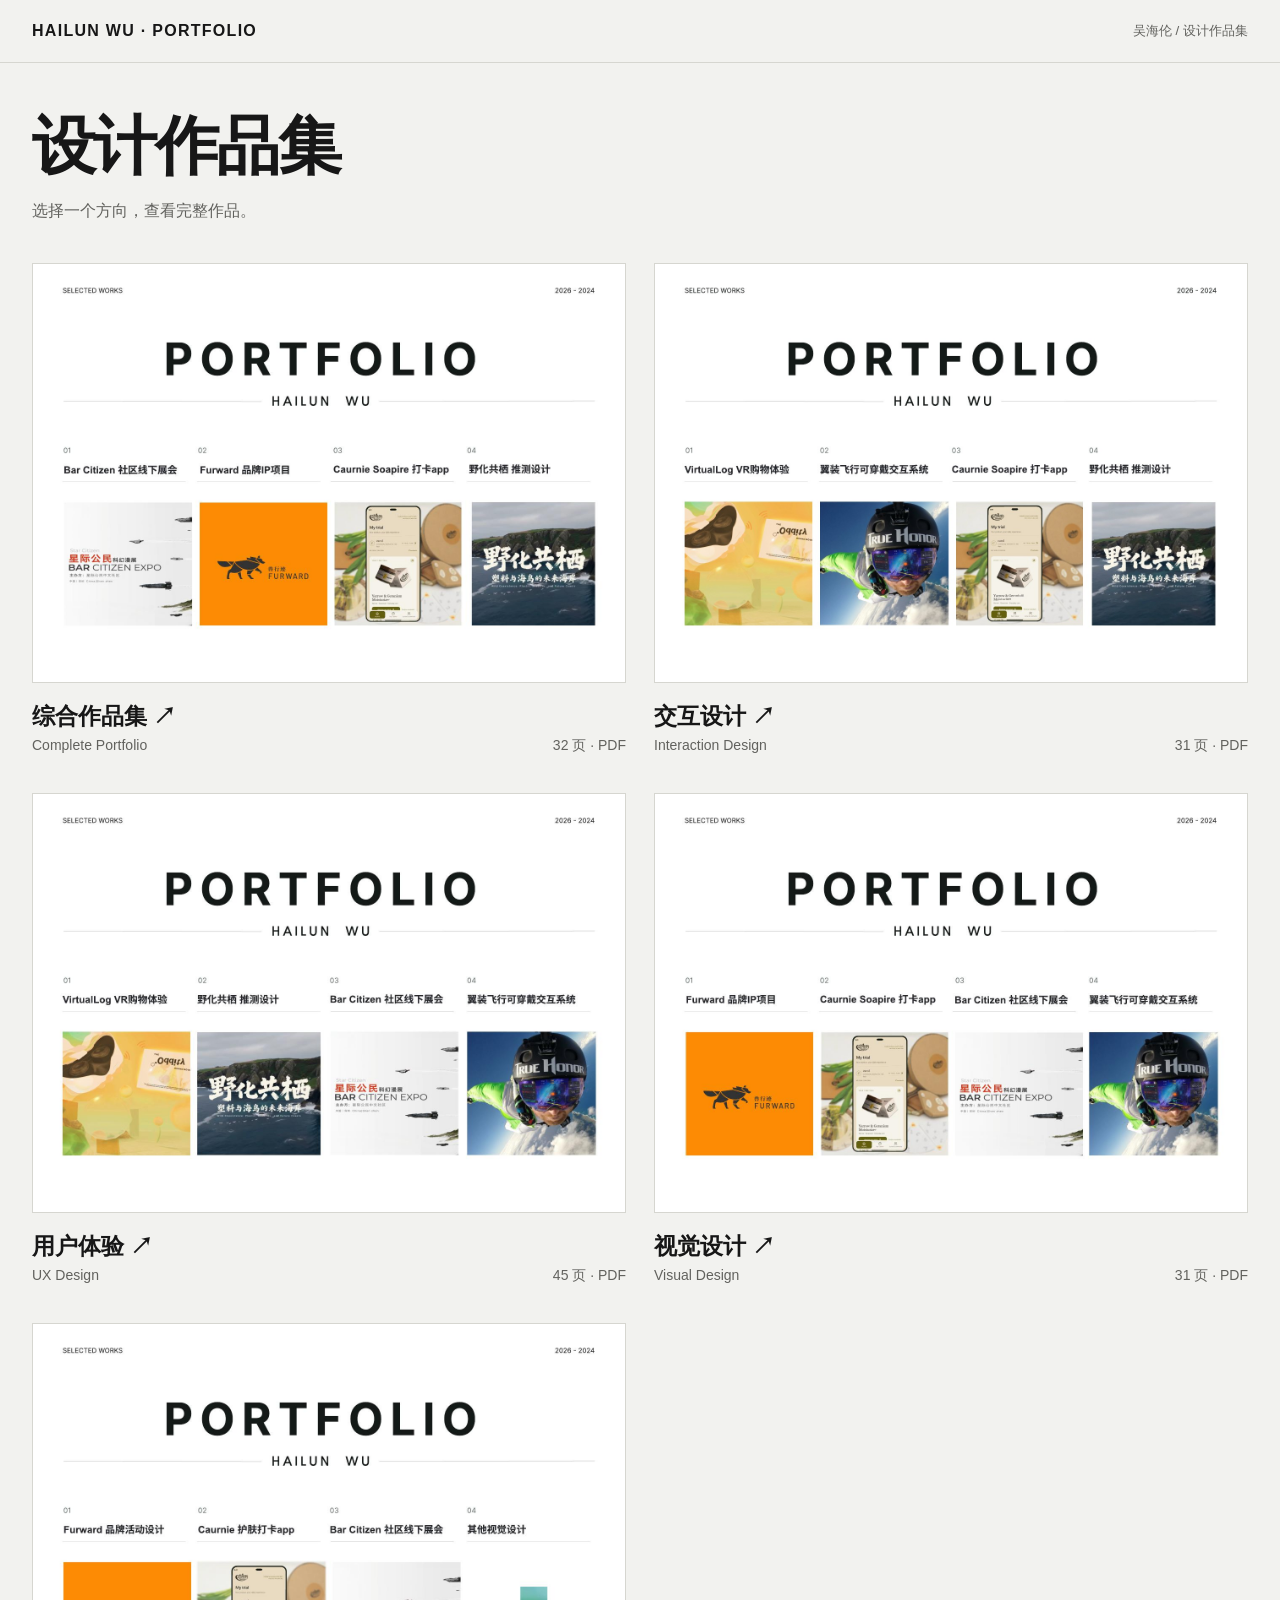
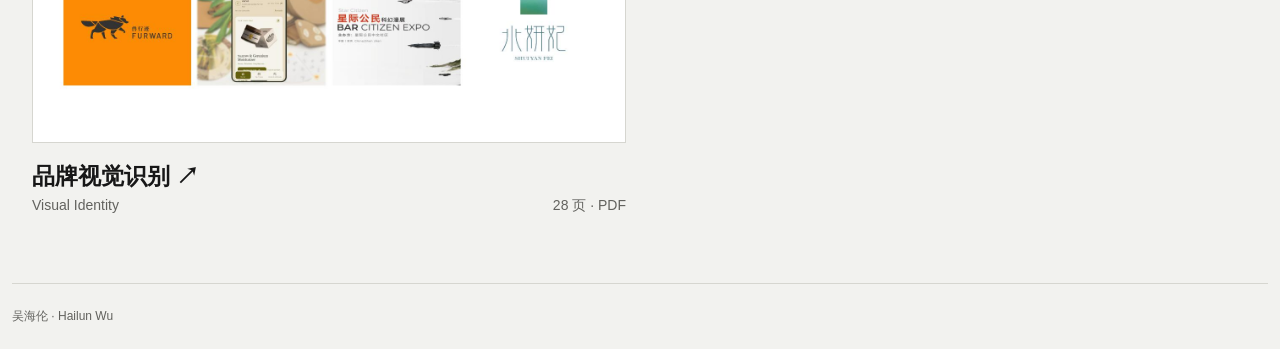
<file: index.html>
<!doctype html><html lang="zh-CN"><head><meta charset="utf-8"><meta name="viewport" content="width=device-width,initial-scale=1"><meta name="description" content="吴海伦设计作品集：交互设计、用户体验、视觉设计与品牌视觉识别"><title>吴海伦｜设计作品集</title><link rel="stylesheet" href="style.css"></head><body><header><a class="brand" href="./">HAILUN WU · PORTFOLIO</a><small>吴海伦 / 设计作品集</small></header><main><h1>设计作品集</h1><p>选择一个方向，查看完整作品。</p><div class="grid"><a class="entry" href="complete/"><img src="complete/cover.jpg" alt="综合作品集封面" width="1400" height="800"><h2>综合作品集 <span aria-hidden="true">↗</span></h2><div class="meta"><span>Complete Portfolio</span><span>32 页 · PDF</span></div></a><a class="entry" href="interaction/"><img src="interaction/cover.jpg" alt="交互设计作品集封面" width="1400" height="800"><h2>交互设计 <span aria-hidden="true">↗</span></h2><div class="meta"><span>Interaction Design</span><span>31 页 · PDF</span></div></a><a class="entry" href="ux/"><img src="ux/cover.jpg?v=1a70a6e3da2b" alt="用户体验作品集封面" width="1400" height="800"><h2>用户体验 <span aria-hidden="true">↗</span></h2><div class="meta"><span>UX Design</span><span>45 页 · PDF</span></div></a><a class="entry" href="visual/"><img src="visual/cover.jpg?v=52ca0510884b" alt="视觉设计作品集封面" width="1400" height="800" loading="lazy"><h2>视觉设计 <span aria-hidden="true">↗</span></h2><div class="meta"><span>Visual Design</span><span>31 页 · PDF</span></div></a><a class="entry" href="vi/"><img src="vi/cover.jpg?v=5e182eeac234" alt="品牌视觉识别作品集封面" width="1400" height="800" loading="lazy"><h2>品牌视觉识别 <span aria-hidden="true">↗</span></h2><div class="meta"><span>Visual Identity</span><span>28 页 · PDF</span></div></a></div></main><footer>吴海伦 · Hailun Wu</footer></body></html>
</file>
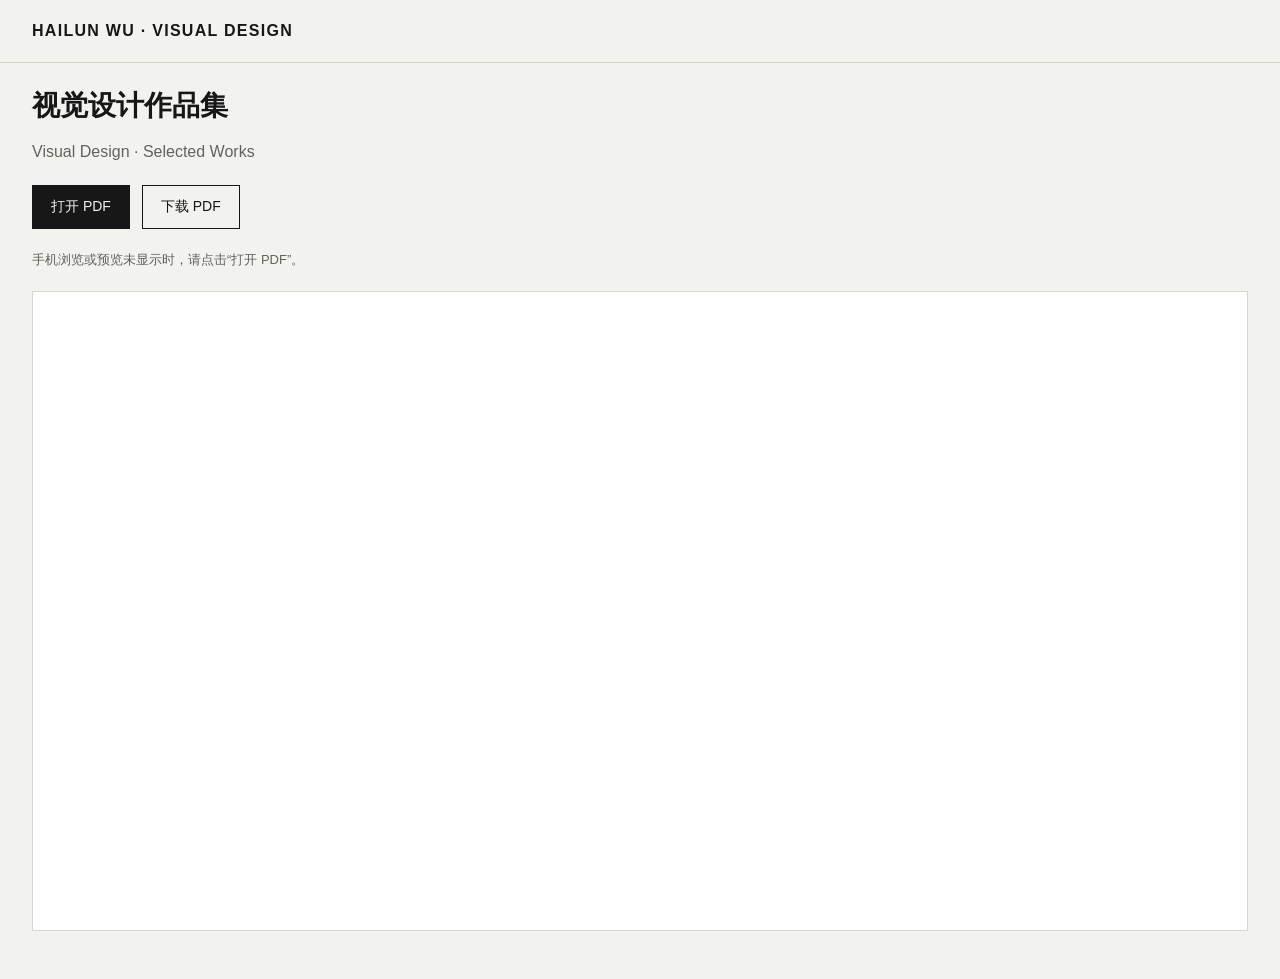
<file: aigc-2/index.html>
<!doctype html><html lang="zh-CN"><head><meta charset="utf-8"><meta http-equiv="refresh" content="0;url=../visual-design/"><link rel="canonical" href="https://3hl001.github.io/hailun-wu-portfolio/visual-design/"><title>视觉设计作品集</title></head><body><a href="../visual-design/">打开视觉设计作品集</a><script>location.replace("../visual-design/"+location.search+location.hash)</script></body></html>
</file>
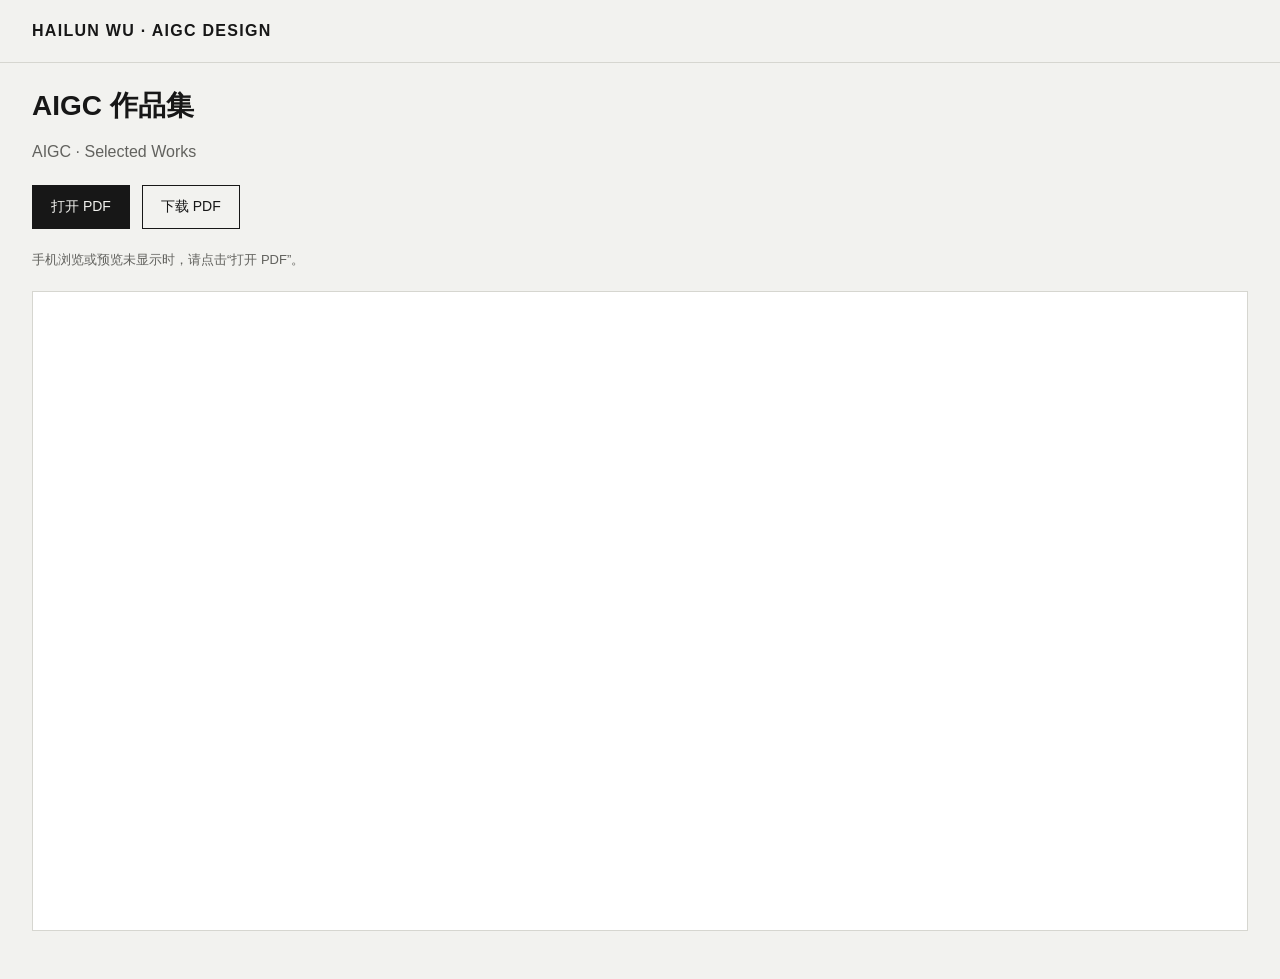
<file: aigc/index.html>
<!doctype html><html lang="zh-CN"><head><meta charset="utf-8"><meta name="viewport" content="width=device-width,initial-scale=1"><title>吴海伦｜AIGC 作品集</title><link rel="stylesheet" href="../style.css"></head><body><header><span class="brand">HAILUN WU · AIGC DESIGN</span></header><main class="reader"><h1>AIGC 作品集</h1><p>AIGC · Selected Works</p><div class="toolbar"><a class="button" href="portfolio.pdf?v=ab11ccb65f62" target="_blank" rel="noopener">打开 PDF</a><a class="button secondary" href="portfolio.pdf?v=ab11ccb65f62" download="吴海伦作品集 (2).pdf">下载 PDF</a></div><p class="note">手机浏览或预览未显示时，请点击“打开 PDF”。</p><img class="cover" src="cover.jpg" alt="AIGC 作品集封面"><iframe src="portfolio.pdf?v=ab11ccb65f62#view=FitH" title="AIGC 作品集完整 PDF"></iframe></main></body></html>
</file>
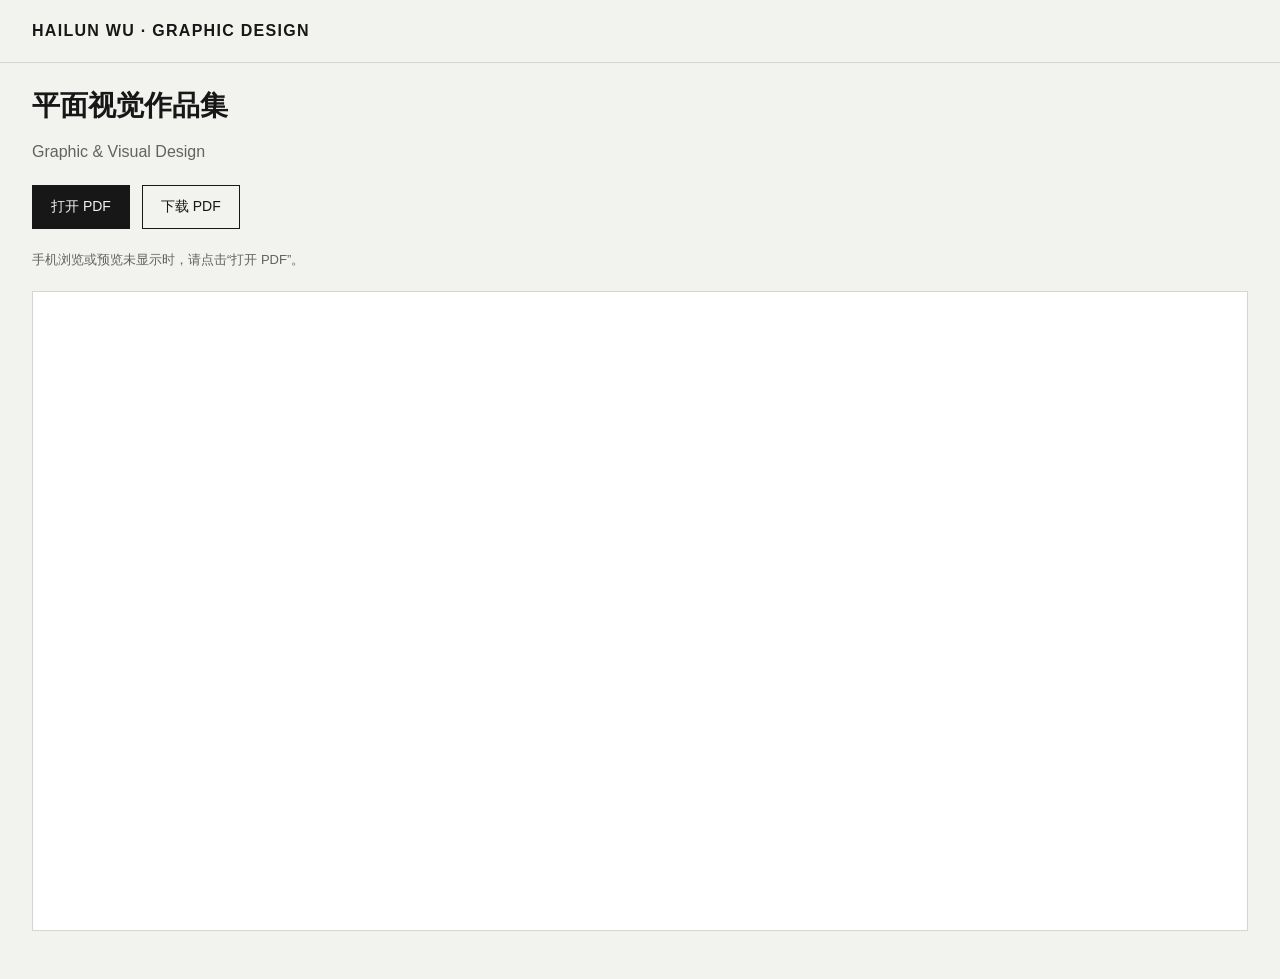
<file: graphic-visual/index.html>
<!doctype html><html lang="zh-CN"><head><meta charset="utf-8"><meta name="viewport" content="width=device-width,initial-scale=1"><title>吴海伦｜平面视觉作品集</title><link rel="stylesheet" href="../style.css"></head><body><header><span class="brand">HAILUN WU · GRAPHIC DESIGN</span></header><main class="reader"><h1>平面视觉作品集</h1><p>Graphic &amp; Visual Design</p><div class="toolbar"><a class="button" href="portfolio.pdf?v=325a14866b84" target="_blank" rel="noopener">打开 PDF</a><a class="button secondary" href="portfolio.pdf?v=325a14866b84" download="平面视觉.pdf">下载 PDF</a></div><p class="note">手机浏览或预览未显示时，请点击“打开 PDF”。</p><img class="cover" src="cover.jpg" alt="平面视觉作品集封面"><iframe src="portfolio.pdf?v=325a14866b84#view=FitH" title="平面视觉作品集完整 PDF"></iframe></main></body></html>
</file>
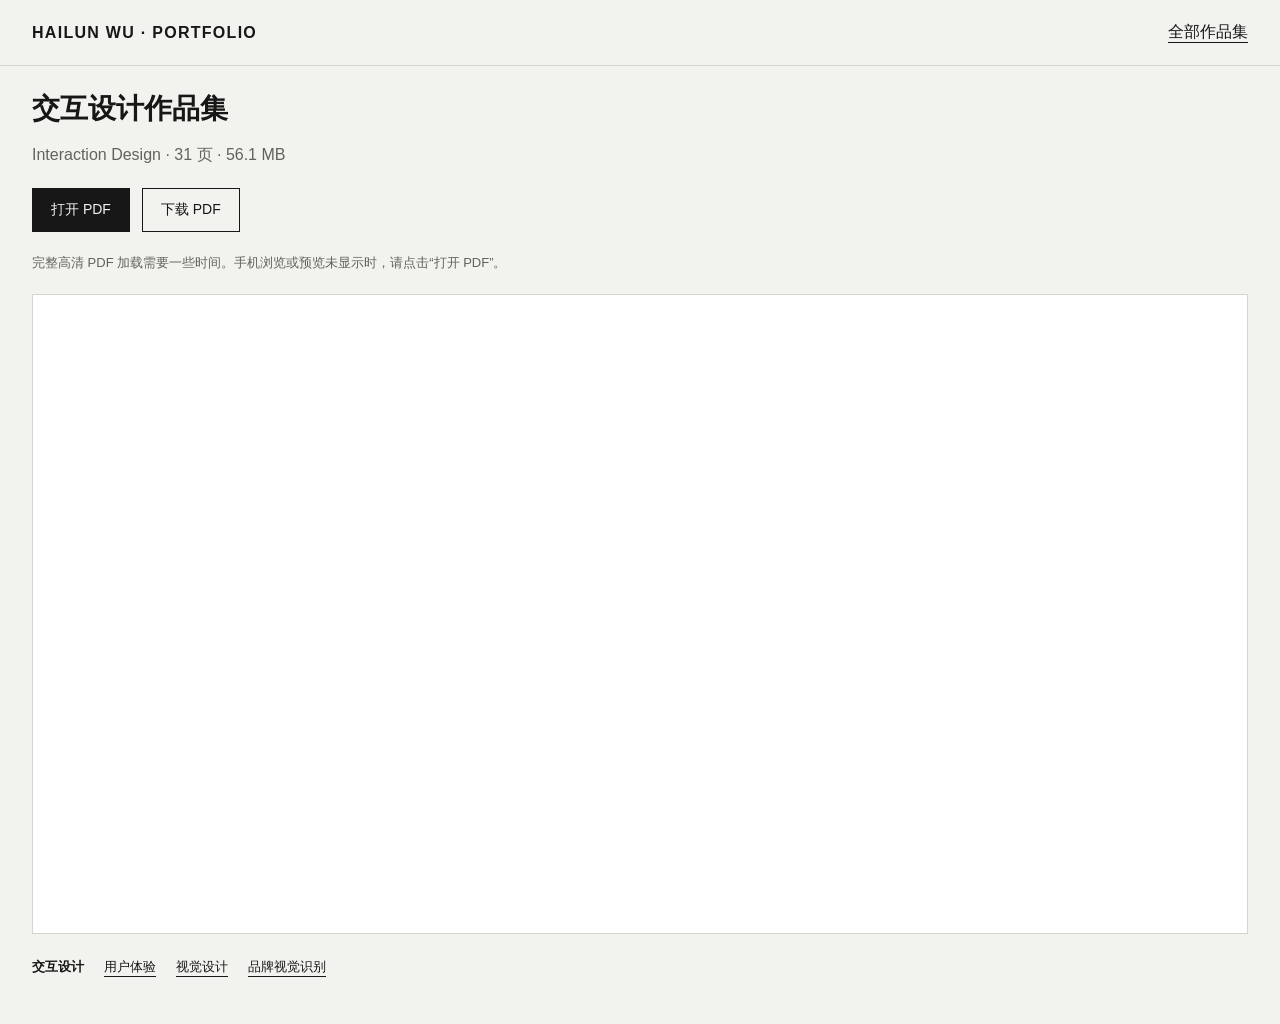
<file: interaction/index.html>
<!doctype html><html lang="zh-CN"><head><meta charset="utf-8"><meta name="viewport" content="width=device-width,initial-scale=1"><meta name="description" content="吴海伦设计作品集：交互设计、用户体验、视觉设计与品牌视觉识别"><title>吴海伦｜交互设计作品集</title><link rel="stylesheet" href="../style.css"></head><body><header><a class="brand" href="../">HAILUN WU · PORTFOLIO</a><a href="../">全部作品集</a></header><main class="reader"><h1>交互设计作品集</h1><p>Interaction Design · 31 页 · 56.1 MB</p><div class="toolbar"><a class="button" href="../portfolio.pdf?v=584af8419679" target="_blank" rel="noopener">打开 PDF</a><a class="button secondary" href="../portfolio.pdf?v=584af8419679" download="吴海伦 作品集 交互.pdf">下载 PDF</a></div><p class="note">完整高清 PDF 加载需要一些时间。手机浏览或预览未显示时，请点击“打开 PDF”。</p><img class="cover" src="cover.jpg" alt="交互设计作品集封面"><iframe src="../portfolio.pdf?v=584af8419679#view=FitH" title="交互设计作品集完整 PDF"></iframe><nav class="reader-nav" aria-label="其他作品集"><a href="../interaction/" aria-current="page">交互设计</a><a href="../ux/">用户体验</a><a href="../visual/">视觉设计</a><a href="../vi/">品牌视觉识别</a></nav></main></body></html>
</file>
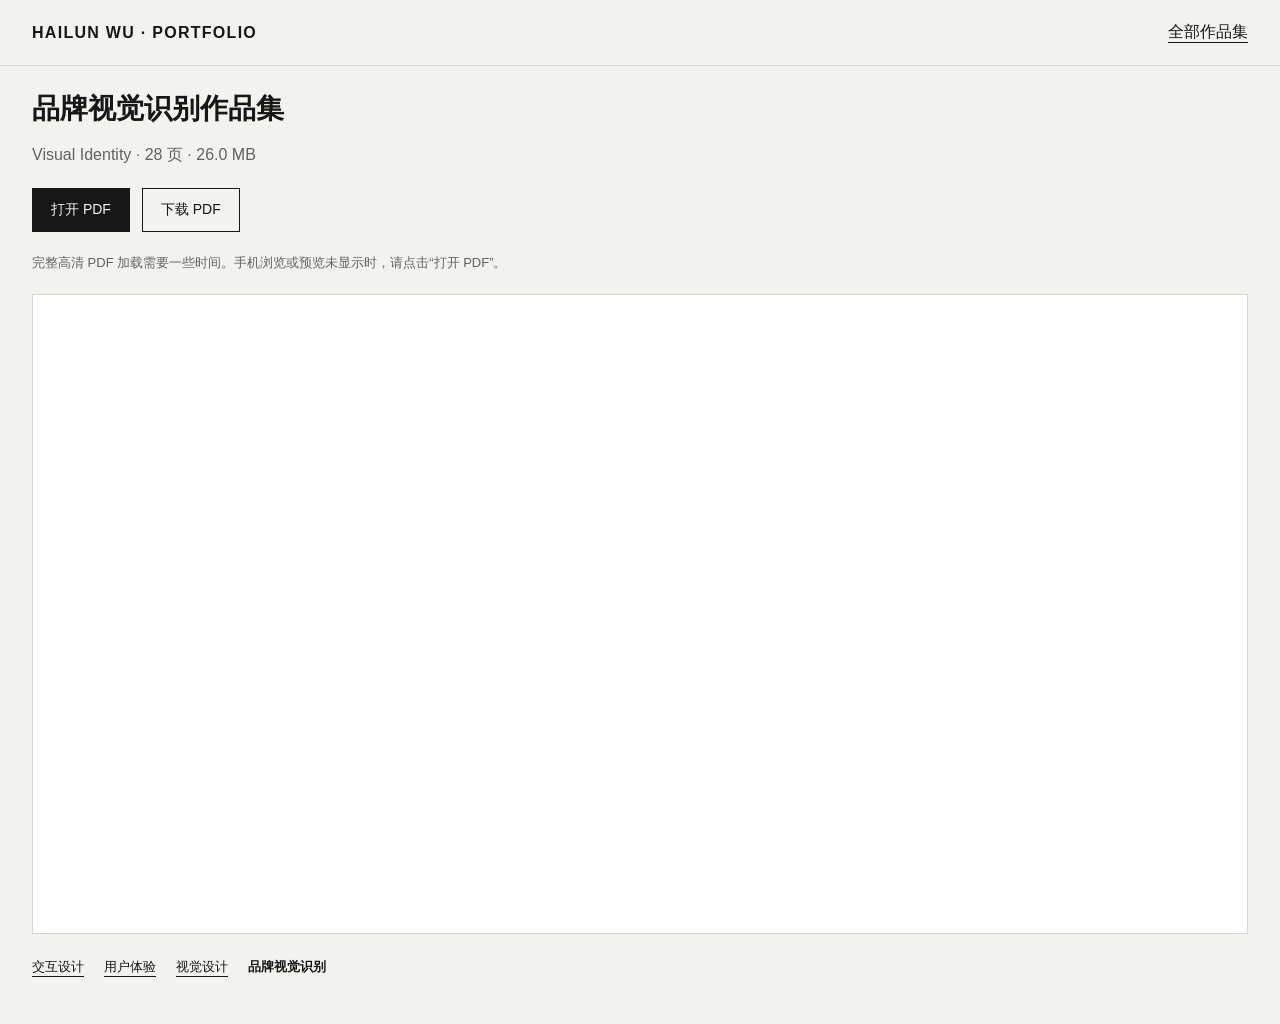
<file: vi/index.html>
<!doctype html><html lang="zh-CN"><head><meta charset="utf-8"><meta name="viewport" content="width=device-width,initial-scale=1"><meta name="description" content="吴海伦设计作品集：交互设计、用户体验、视觉设计与品牌视觉识别"><title>吴海伦｜品牌视觉识别作品集</title><link rel="stylesheet" href="../style.css"></head><body><header><a class="brand" href="../">HAILUN WU · PORTFOLIO</a><a href="../">全部作品集</a></header><main class="reader"><h1>品牌视觉识别作品集</h1><p>Visual Identity · 28 页 · 26.0 MB</p><div class="toolbar"><a class="button" href="portfolio.pdf?v=5e182eeac234" target="_blank" rel="noopener">打开 PDF</a><a class="button secondary" href="portfolio.pdf?v=5e182eeac234" download="吴海伦作品集 品牌识别.pdf">下载 PDF</a></div><p class="note">完整高清 PDF 加载需要一些时间。手机浏览或预览未显示时，请点击“打开 PDF”。</p><img class="cover" src="cover.jpg?v=5e182eeac234" alt="品牌视觉识别作品集封面"><iframe src="portfolio.pdf?v=5e182eeac234#view=FitH" title="品牌视觉识别作品集完整 PDF"></iframe><nav class="reader-nav" aria-label="其他作品集"><a href="../interaction/">交互设计</a><a href="../ux/">用户体验</a><a href="../visual/">视觉设计</a><a href="../vi/" aria-current="page">品牌视觉识别</a></nav></main></body></html>
</file>
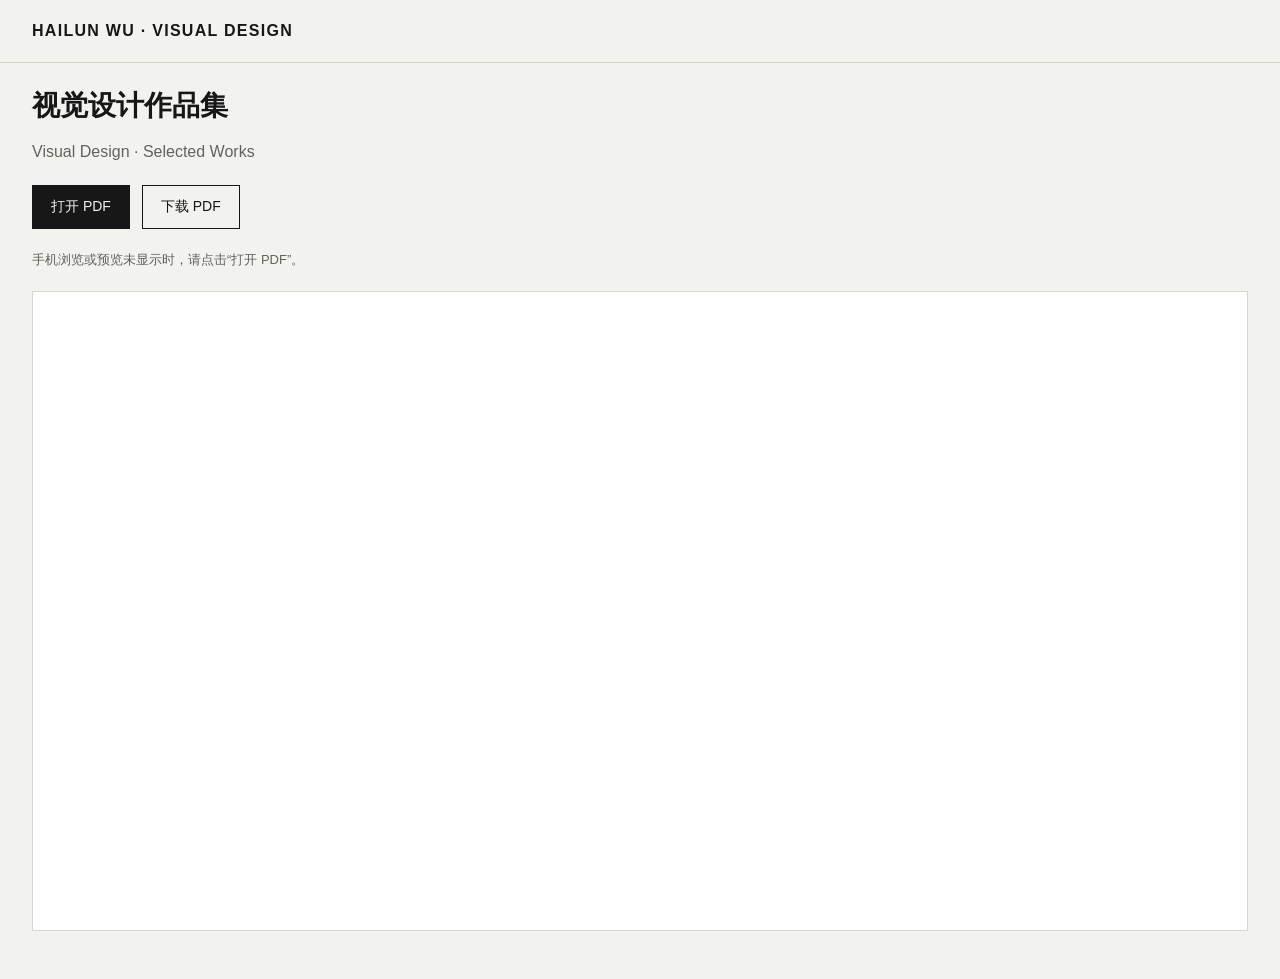
<file: visual-design/index.html>
<!doctype html><html lang="zh-CN"><head><meta charset="utf-8"><meta name="viewport" content="width=device-width,initial-scale=1"><title>吴海伦｜视觉设计作品集</title><link rel="stylesheet" href="../style.css"></head><body><header><span class="brand">HAILUN WU · VISUAL DESIGN</span></header><main class="reader"><h1>视觉设计作品集</h1><p>Visual Design · Selected Works</p><div class="toolbar"><a class="button" href="portfolio.pdf?v=931c1c82ae5a" target="_blank" rel="noopener">打开 PDF</a><a class="button secondary" href="portfolio.pdf?v=931c1c82ae5a" download="吴海伦作品集.pdf">下载 PDF</a></div><p class="note">手机浏览或预览未显示时，请点击“打开 PDF”。</p><img class="cover" src="cover.jpg" alt="视觉设计作品集封面"><iframe src="portfolio.pdf?v=931c1c82ae5a#view=FitH" title="视觉设计作品集完整 PDF"></iframe></main></body></html>
</file>
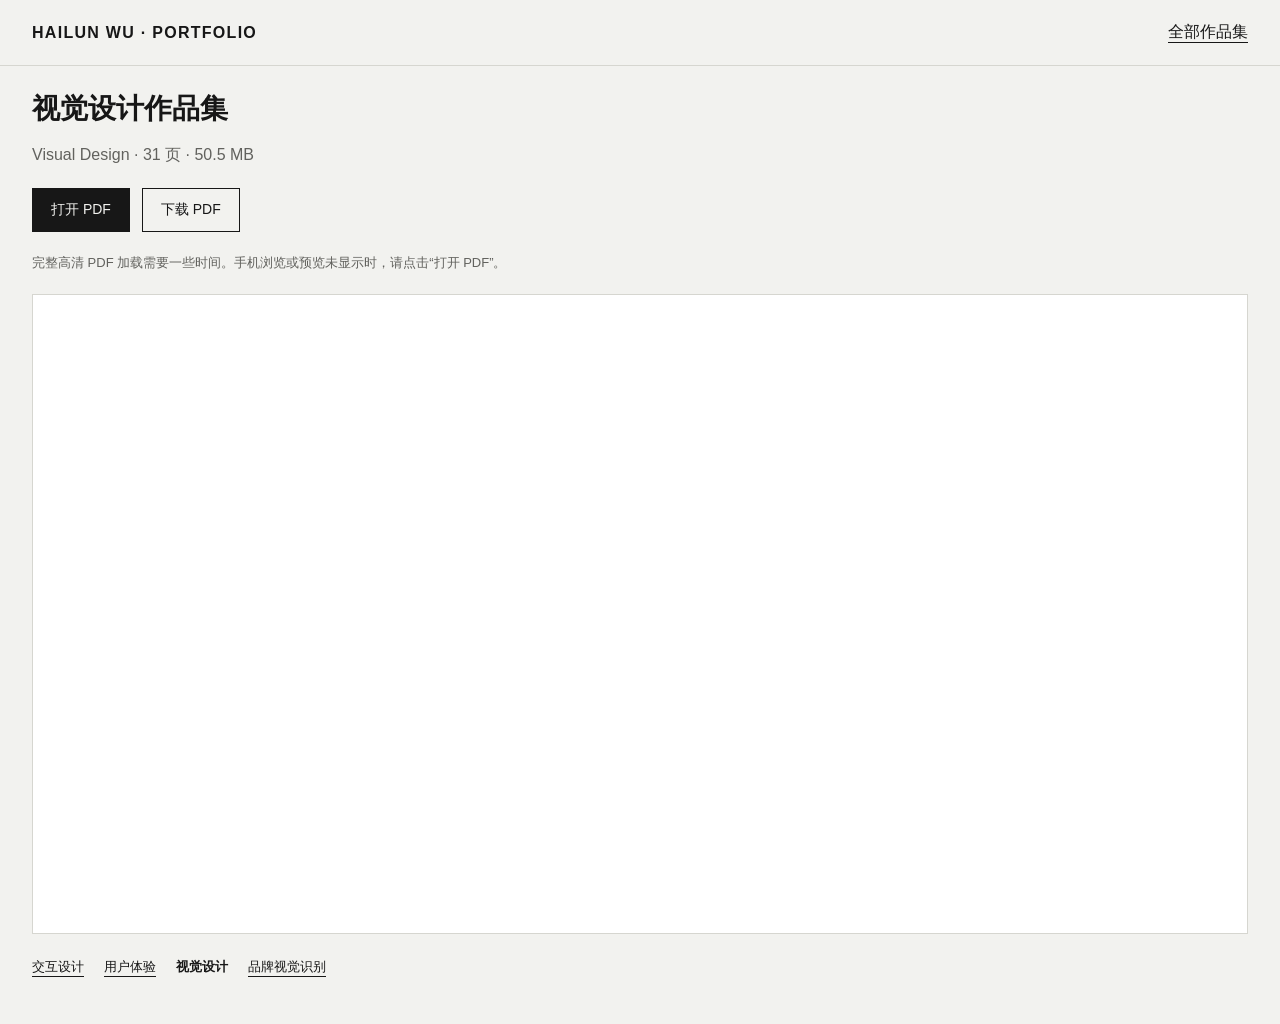
<file: visual/index.html>
<!doctype html><html lang="zh-CN"><head><meta charset="utf-8"><meta name="viewport" content="width=device-width,initial-scale=1"><meta name="description" content="吴海伦设计作品集：交互设计、用户体验、视觉设计与品牌视觉识别"><title>吴海伦｜视觉设计作品集</title><link rel="stylesheet" href="../style.css"></head><body><header><a class="brand" href="../">HAILUN WU · PORTFOLIO</a><a href="../">全部作品集</a></header><main class="reader"><h1>视觉设计作品集</h1><p>Visual Design · 31 页 · 50.5 MB</p><div class="toolbar"><a class="button" href="portfolio.pdf?v=52ca0510884b" target="_blank" rel="noopener">打开 PDF</a><a class="button secondary" href="portfolio.pdf?v=52ca0510884b" download="吴海伦作品集 视觉.pdf">下载 PDF</a></div><p class="note">完整高清 PDF 加载需要一些时间。手机浏览或预览未显示时，请点击“打开 PDF”。</p><img class="cover" src="cover.jpg?v=52ca0510884b" alt="视觉设计作品集封面"><iframe src="portfolio.pdf?v=52ca0510884b#view=FitH" title="视觉设计作品集完整 PDF"></iframe><nav class="reader-nav" aria-label="其他作品集"><a href="../interaction/">交互设计</a><a href="../ux/">用户体验</a><a href="../visual/" aria-current="page">视觉设计</a><a href="../vi/">品牌视觉识别</a></nav></main></body></html>
</file>
<file: style.css>
*{box-sizing:border-box} :root{color-scheme:light dark;--bg:#f2f2ef;--fg:#171717;--muted:#62625e;--line:#d6d6d0;--panel:#fff}body{margin:0;background:var(--bg);color:var(--fg);font-family:Arial,"PingFang SC","Microsoft YaHei",sans-serif}a{color:inherit;text-underline-offset:5px}a:focus-visible{outline:3px solid currentColor;outline-offset:5px}header{display:flex;align-items:center;justify-content:space-between;gap:20px;max-width:1320px;margin:auto;padding:22px 32px;border-bottom:1px solid var(--line)}.brand{font-size:16px;font-weight:700;letter-spacing:.08em;text-decoration:none}header small{color:var(--muted)}main{max-width:1320px;margin:auto;padding:48px 32px}h1{font-size:clamp(32px,5vw,64px);letter-spacing:-.04em;line-height:1.1;margin:0 0 16px}p{line-height:1.7;color:var(--muted)}.grid{display:grid;grid-template-columns:1fr 1fr;gap:38px 28px;margin-top:38px}.entry{text-decoration:none;display:block}.entry img{width:100%;height:auto;aspect-ratio:1.414;object-fit:contain;background:var(--panel);border:1px solid var(--line);display:block}.entry h2{font-size:23px;margin:18px 0 5px}.entry .meta{display:flex;justify-content:space-between;gap:15px;font-size:14px;color:var(--muted)}.entry:hover h2{text-decoration:underline;text-underline-offset:5px}footer{max-width:1256px;margin:20px auto 0;padding:24px 0;border-top:1px solid var(--line);font-size:12px;color:var(--muted)}.reader{max-width:1600px;padding-top:28px}.reader h1{font-size:28px;letter-spacing:0}.toolbar{display:flex;flex-wrap:wrap;align-items:center;gap:12px;margin:20px 0}.button{display:inline-block;padding:12px 18px;background:var(--fg);color:var(--bg);text-decoration:none;border:1px solid var(--fg);font-size:14px}.button.secondary{background:transparent;color:var(--fg)}.note{font-size:13px;margin:12px 0 20px}iframe{display:block;width:100%;height:calc(100dvh - 260px);min-height:500px;border:1px solid var(--line);background:#fff}.cover{display:none;width:100%;height:auto}.reader-nav{display:flex;flex-wrap:wrap;gap:20px;font-size:13px;margin-top:24px}.reader-nav [aria-current]{font-weight:bold;text-decoration:none}@media(max-width:640px){header{padding:20px}.brand{font-size:13px}header small{font-size:11px}main{padding:32px 20px}.grid{grid-template-columns:1fr;gap:30px}.entry h2{font-size:21px}footer{margin:24px 20px 0}.reader{padding:26px 20px}.reader h1{font-size:26px}iframe{display:none}.cover{display:block;border:1px solid var(--line)}.toolbar a{flex:1;text-align:center;white-space:nowrap}.reader-nav{gap:16px}}@media(prefers-color-scheme:dark){:root{--bg:#171717;--fg:#f2f2ef;--muted:#b8b8b2;--line:#40403c;--panel:#242424}}
</file>
